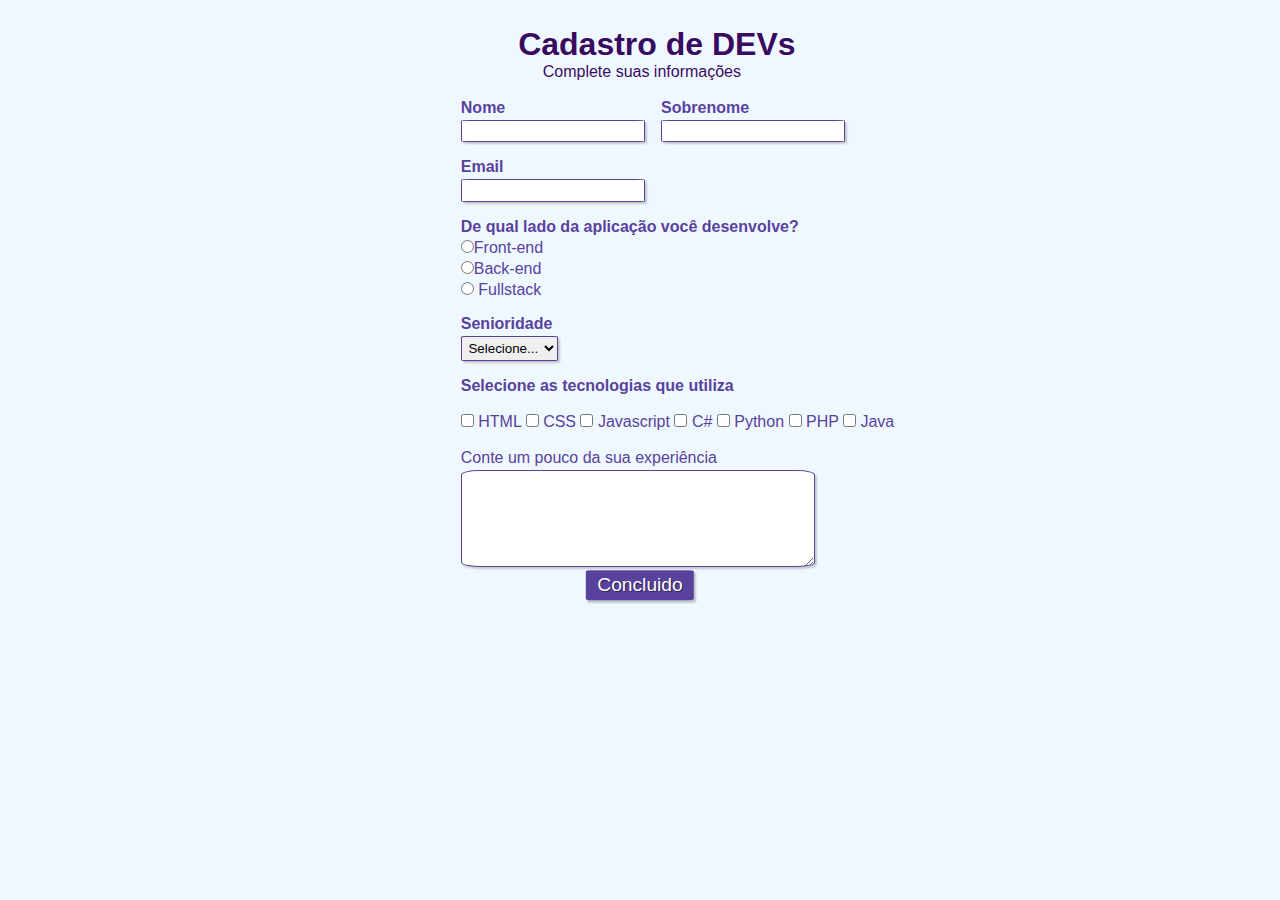
<file: formulario/index.html>
<!DOCTYPE html>
<html lang="pt-br">
<head>
    <meta charset="UTF-8">
    <meta http-equiv="X-UA-Compatible" content="IE=edge">
    <meta name="viewport" content="width=device-width, initial-scale=1.0">
    <link rel="stylesheet" href="style.css" media="screen">
    <title>Cadastro</title>
</head>
<body>
    
    <div>
        <h1 id="titulo">Cadastro de DEVs</h1>
        <p id="subtitulo">Complete suas informações</p>
        <br>
    </div>

    <form>
        <fieldset class="grupo">
            <div class="campo">
                <label for="nome"><strong>Nome</strong></label>
                <input type="text" name ="nome" id="nome" required>
            </div>

            <div class="campo">
                <label for="sobrenome"><strong>Sobrenome</strong></label>
                <input type="text" name="Sobrenome" id="sobrenome" required>
            </div>
        </fieldset>
        
        <div class="campo">
            <label>
                <label for="email"><strong>Email</strong></label>
                <input type="email" nome="email" id="email" required>
            </label>
        </div>

        <div class="campo">
            <label><strong>De qual lado da aplicação você desenvolve?</strong></label>
            <label>
                <input type="radio" name="devweb" value="frontend">Front-end
            </label>
            <label>
                <input type="radio" name="devweb" value="backend">Back-end
            </label>
            <label>
                <input type="radio" name="devweb" value="fullstack"> Fullstack
            </label>
        </div>

        <div class="campo">
            <label for="senioridade"><strong>Senioridade</strong></label>
            <select name="seriodade" id="Senioridade">
                <option selected disabled value="">Selecione...</option>
                <option value="estagiario">Estagiário</option>
                <option value="junior">Junior</option>
                <option value="pleno">Pleno</option>
                <option value="senior">Senior</option>
            </select>
        </div>

            <fieldset class="grupo">
                <div id="check">
                    <label><strong>Selecione as tecnologias que utiliza</strong></label><br><br>
                    <input type="checkbox" name="tecnologia1" id="tecnologia1" value="HTML">
                    <label for="tecnologia1">HTML</label>
                    <input type="checkbox" name="tecnologia2" id="tecnologia2" value="CSS">
                    <label for="tecnologia2">CSS</label>
                    <input type="checkbox" name="tecnologia3" id="tecnologia3" value="Javascript">
                    <label for="tecnologia3">Javascript</label>
                    <input type="checkbox" name="tecnologia4" id="tecnologia4" value="C#">
                    <label for="tecnologia4">C#</label>
                    <input type="checkbox" name="tecnologia5" id="tecnologia5" value="Python">
                    <label for="tecnologia5">Python</label>
                    <input type="checkbox" name="tecnologia6" id="tecnologia6" value="PHP">
                    <label for="tecnologia6">PHP</label>
                    <input type="checkbox" name="tecnologia7" id="tecnologia7" value="Java">
                    <label for="tecnologia7">Java</label>
                </div>
            </fieldset>

        <div class="campo">
            <br>
            <label>Conte um pouco da sua experiência</label>
            <textarea name="experiencia" id="experiencia" rows="6" style="width: 26em"></textarea>

            <button class="botao" type="submit">Concluido </button>
        </div>
    </form>

</body>
</html>
</file>
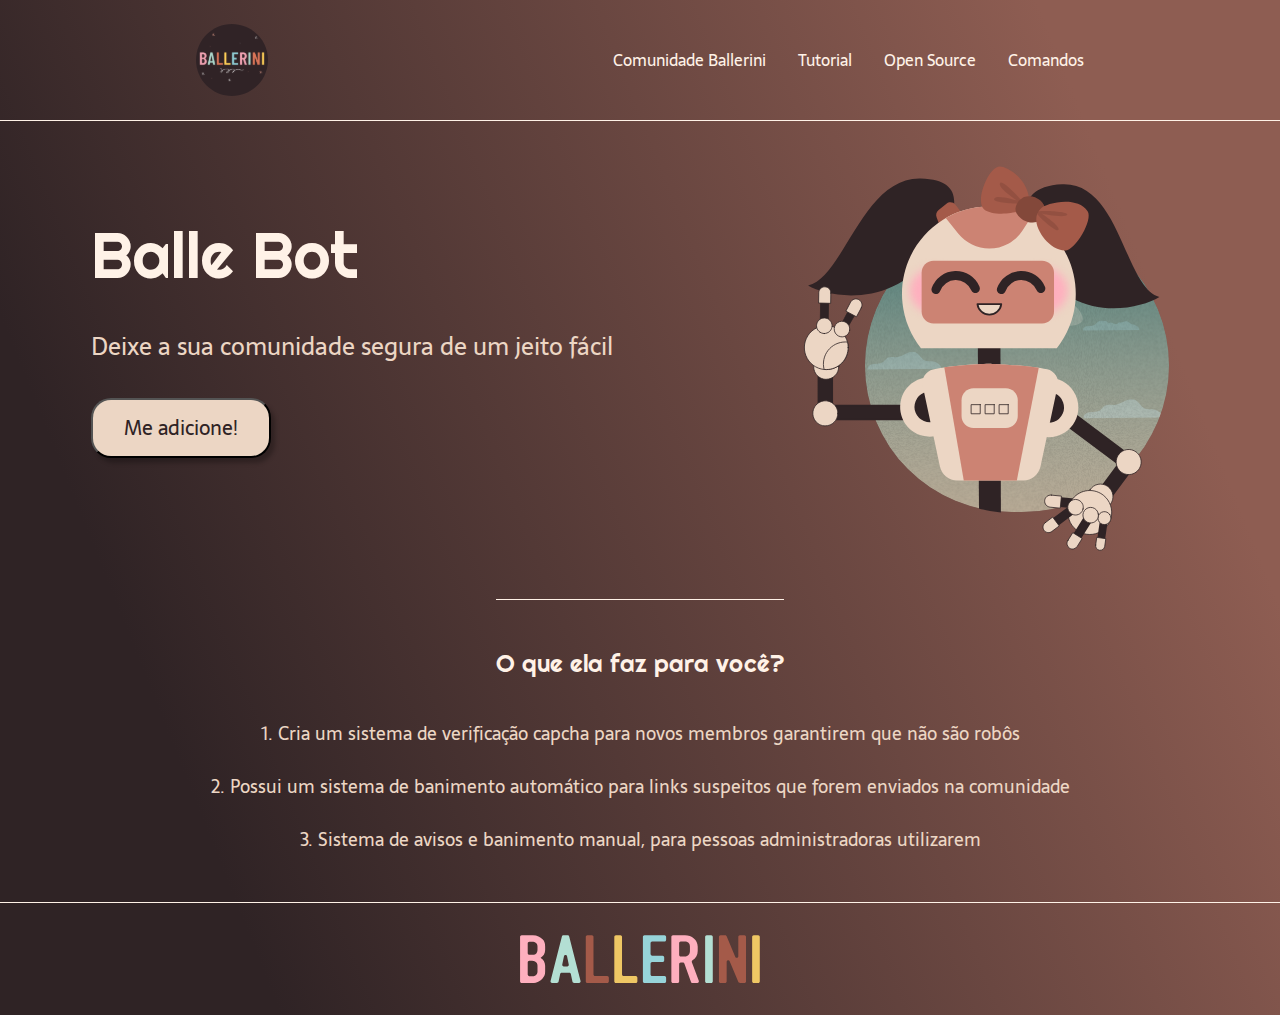
<file: landingPage/index.html>
<!DOCTYPE html>
<html lang="pt-br">
<head>
    <meta charset="UTF-8">
    <meta name="viewport" content="width=device-width, initial-scale=1.0">
    <link rel="stylesheet" href="style.css">
    <meta name="description" content="Um bot que irá moderar a sua comunidade segura de uma maneira prática">
    <title>Balle Bot</title>
</head>
<body>
    <header class="cabecalho">
        <img class="cabecalho-imagem" src="images/Vector.svg" alt="Logo da Comunidade Ballerini">
        <nav class="cabecalho-menu"> 
            <a class="cabecalho-menu-item" href="#" target="_blank" rel="external">Comunidade Ballerini</a>
            <a class="cabecalho-menu-item" href="#">Tutorial</a>
            <a class="cabecalho-menu-item" href="#">Open Source</a>
            <a class="cabecalho-menu-item" href="#">Comandos</a>
        </nav>
    </header>

    <main class="conteudo">
        <section class="conteudo-principal">
            <div class="conteudo-principal-escrito">
                <h1 class="conteudo-principal-escrito-titulo">Balle Bot</h1>
                <h2 class="conteudo-principal-escrito-subtitulo" >Deixe a sua comunidade segura de um jeito fácil</h2>
                <button class="conteudo-principal-escrito-botao">Me adicione!</button>
            </div>
            <img class="conteudo-principal-imagem" src="images/Group 4.svg" alt="Imagem da Balle Bot">
        </section>

        <section class="conteudo-secundario">
            <h3 class="conteudo-secundario-titulo">O que ela faz para você?</h3>
            <p class="conteudo-secundario-paragrafo">1. Cria um <strong>sistema de verificação capcha</strong> para novos membros garantirem que não são robôs</p>
            <p class="conteudo-secundario-paragrafo">2. Possui um <strong>sistema de banimento automático</strong> para links suspeitos que forem enviados na comunidade</p>
            <p class="conteudo-secundario-paragrafo">3. <strong>Sistema de avisos e banimento manual</strong>, para pessoas administradoras utilizarem</p>
        </section>
    </main>

    <footer class="rodape">
        <img class="imagem-rodape" src="images/BALLERINI.svg" alt="Logo Ballerini">
    </footer>
</body>
</html>
</file>
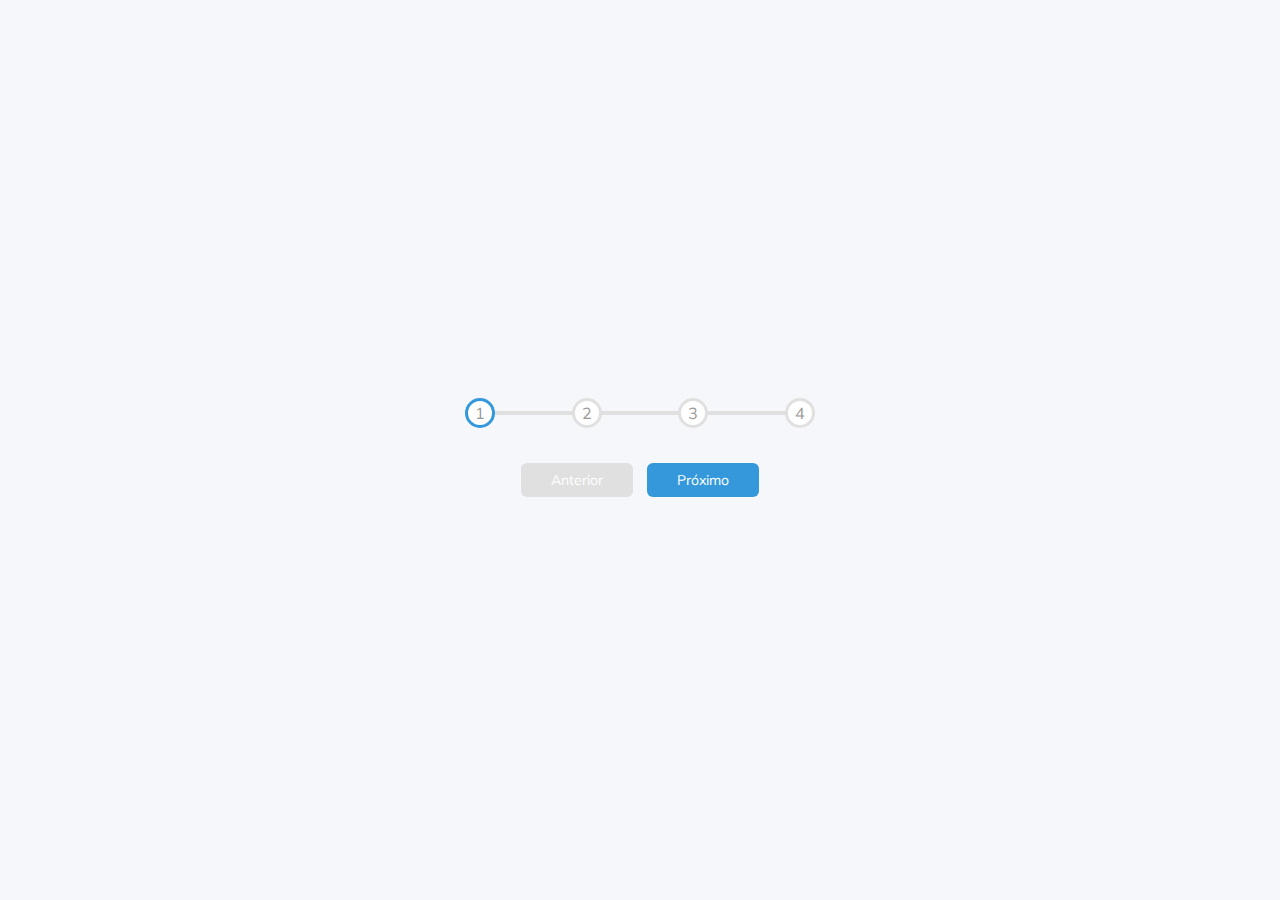
<file: progressoPassoAPasso/index.html>
<!DOCTYPE html>
<html lang="pt-Br">
<head>
    <meta charset="UTF-8">
    <meta http-equiv="X-UA-Compatible" content="IE=edge">
    <meta name="viewport" content="width=device-width, initial-scale=1.0">
    <!-- <link rel="stylesheet" href="https://cdnjs.cloudflare.com/ajax/libs/font-awesome/6.1.1/css/all.min.css" integrity="sha512-KfkfwYDsLkIlwQp6LFnl8zNdLGxu9YAA1QvwINks4PhcElQSvqcyVLLD9aMhXd13uQjoXtEKNosOWaZqXgel0g==" crossorigin="anonymous" referrerpolicy="no-referrer" /> -->
    <link rel="stylesheet" href="style.css">
    <title>Progresso passo-a-passo</title>
</head>
<body>
    <div class="container">
        <div class="progresso-container">
            <div class="progresso" id="progresso"></div>
            <div class="circulo ativo">1</div>
            <div class="circulo">2</div>
            <div class="circulo">3</div>
            <div class="circulo">4</div>
        </div>

        <button class="btn" id="prev" disabled>Anterior</button>
        <button class="btn" id="next">Próximo</button>
    </div>
    <script src="script.js"></script>
</body>
</html>
</file>
<file: formulario/style.css>
*{
    margin: 0;
    padding: 0;
}

#titulo {
    font-family: sans-serif;
    color: #380b61;
    margin-left: 7%;
}

#subtitulo {
    font-family: sans-serif;
    color: #380b61;
    margin-left: 10%;
}

fieldset{
    border: 0;
}

body {
    background-color: #F0F8FF ;
    font-family: sans-serif;
    font-size: 1em;
    color: #59429d;
    margin-left: 36%;
    margin-top: 2%;
    justify-content: center;
}

input, select, textarea, button {
    border-radius: 5%;
}

.campo {
    margin-bottom: 1em;
}

.campo label {
    margin-bottom: 0.2em;
    color: #59429d;
    display: block;
}

fieldset.grupo .campo{
    float: left;
    margin-right: 1em;
}

.campo input[type="text"], .campo input[type="email"], .campo select, .campo textarea{
    padding: 0.2em;
    border: 1px solid #59429d;
    box-shadow: 2px 2px 2px rgba(0, 0, 0, 0.2);
    display: block;
}

.campo select option{
    padding-right: 1em;
}

.campo input:focus, .campo select:focus, .campo textarea:focus{
    background-color: #e0e0f8;
}

.botao {
    font-size: 1.2em;
    background: #59429d;
    border: 0;
    margin-bottom: 1em;
    color: #FFFFFF;
    padding: 0.2em 0.6em;
    box-shadow: 2px 2px 2px rgba(0, 0, 0, 0.2);
    text-shadow: 1px 1px 1px rgba(0, 0, 0, 0.5);
    position:  absolute;
    top: 65%;
    left: 50%;
    margin-right: -50%;
    transform: translate(-50%, -50%)
}

.botao:hover{
    background: #ccbbff;
    box-shadow: inset 2px 2px 2px rgba(0, 0, 0, 0.2);
    text-shadow: none;
}

#check {
    display: inline-block;
}
</file>
<file: landingPage/style.css>
@import url('https://fonts.googleapis.com/css2?family=Righteous&family=Sarala:wght@400;700&display=swap');

* {
    margin: 0;
    padding: 0;
    box-sizing: border-box;
    text-decoration: none;

}
body {
    font-size: 100%;
    background: linear-gradient(68.15deg, #2F2325 16.62%, #8E5D52 85.61%);
}

.cabecalho {
    display: flex;
    flex-direction: row;
    align-items: center;
    justify-content: space-around;
    padding: 24px
}

.cabecalho-imagem {
    height: 72px;
}

.cabecalho-menu{
    display: flex;
    gap: 32px;
}

.cabecalho-menu-item{
    font-family: 'Sarala', sans-serif;
    color: #FFF2E7;
}

.conteudo{
    border-top: 0.4px solid #FFF2E7;
    margin-bottom: 48px;
}

.conteudo-principal{
    display: flex;
    flex-direction: row;
    align-items: center;
    justify-content: space-around;
}

.conteudo-principal-escrito{
    display: flex;
    flex-direction: column;
    gap: 32px;
}

.conteudo-principal-escrito-titulo {
    font-family: 'Righteous', cursive;
    font-weight: 400;
    font-size: 64px;
    color: #FFF2E7;
}

.conteudo-principal-escrito-subtitulo {
    font-family: 'Sarala', sans-serif;
    font-weight: 400;
    font-size: 24px;
    color: #ECD6C4;
}

.conteudo-principal-escrito-botao {
    background: #ECD6C4;
    box-shadow: 4px 5px 4px rgba(0, 0, 0, 0.25);
    border-radius: 20px;
    width: 180px;
    height: 60px;
    font-family: 'Sarala', sans-serif;
    font-weight: 400;
    font-size: 20px;
    color: #2F2325;
}

.conteudo-principal-escrito-botao:hover{
    background-color: rgba(236, 214, 196, 0.53);
}

.conteudo-principal-imagem {
    height: 430px;
}

.conteudo-secundario {
    display: flex;
    flex-direction: column;
    align-items: center;
    gap: 24px;
    margin-top: 48px;
}

.conteudo-secundario-titulo {
    border-top:  0.4px solid #FFF2E7;
    padding-top: 48px;
    font-family: 'Righteous', cursive;
    font-weight: 400;
    font-size: 24px;
    color: #FFF2E7;
    margin-bottom: 16px;
}

.conteudo-secundario-paragrafo {
    font-family: 'Sarala', sans-serif;
    font-weight: 300;
    font-size: 18px;
    color: #ECD6C4;
}

.rodape {
    padding: 32px;
    border-top:0.4px solid #FFF2E7;
}

.imagem-rodape{
    height: 48px;
    display: block;
    margin: 0 auto;
}
</file>
<file: progressoPassoAPasso/style.css>
@import url('https://fonts.googleapis.com/css2?family=Muli&display=swap');

:root {
    --line-border-fill: #3498db;
    --line-border-empty: #e0e0e0;
}
/* Aqui criei as cores utilizadas para o preenchimento dos circulos ativos e inativos como 
variaveis. Assim, ao invés de digitar a cor, só chamamos a variavel através de var(); 
permitindo assim, uma alteração mais rapida em vários elementos ao mesmo tempo.*/


* {
    box-sizing: border-box;
}

body {
    background-color: #f6f7fb;
    font-family: 'Muli', sans-serif;
    display: flex;
    align-items: center;
    justify-content: center;
    height: 100vh;
    overflow: hidden;
    margin: 0;
}

.container {
    text-align: center;

}

.progresso-container {
    display: flex;
    justify-content: space-between;
    position: relative;
    margin-bottom: 30px;
    max-width: 100%;
    width: 350px;
}

.progresso-container::before {
    content: '';
    background-color: var(--line-border-empty);
    position: absolute;
    top: 50%;
    left: 0;
    transform: translateY(-50%);
    height: 4px;
    width: 100%;
    z-index: -1;
}

.progresso {
    background-color: var(--line-border-fill);
    position: absolute;
    top: 50%;
    left: 0;
    transform: translateY(-50%);
    height: 4px;
    width: 0%;
    z-index: -1;
    transition: .4s ease;
}

.circulo {
    background-color: #fff;
    color: #999;
    border-radius: 50%;
    height: 30px;
    width: 30px;
    display: flex;
    align-items: center;
    justify-content: center;
    border: 3px solid var(--line-border-empty);
    transition: .4s ease;
}

.circulo.ativo {
    border-color: var(--line-border-fill);
}

.btn {
    background-color: var(--line-border-fill);
    color: #fff;
    border: 0;
    border-radius: 6px;
    cursor: pointer;
    font-family: inherit;
    padding: 8px 30px;
    margin: 5px;
    font-size: 14px;
}

.btn:active {
    transform: scale(.96);
}

.btn:focus {
    outline: 0;
}

.btn:disabled {
    background-color: var(--line-border-empty);
    cursor: not-allowed;
}
</file>
